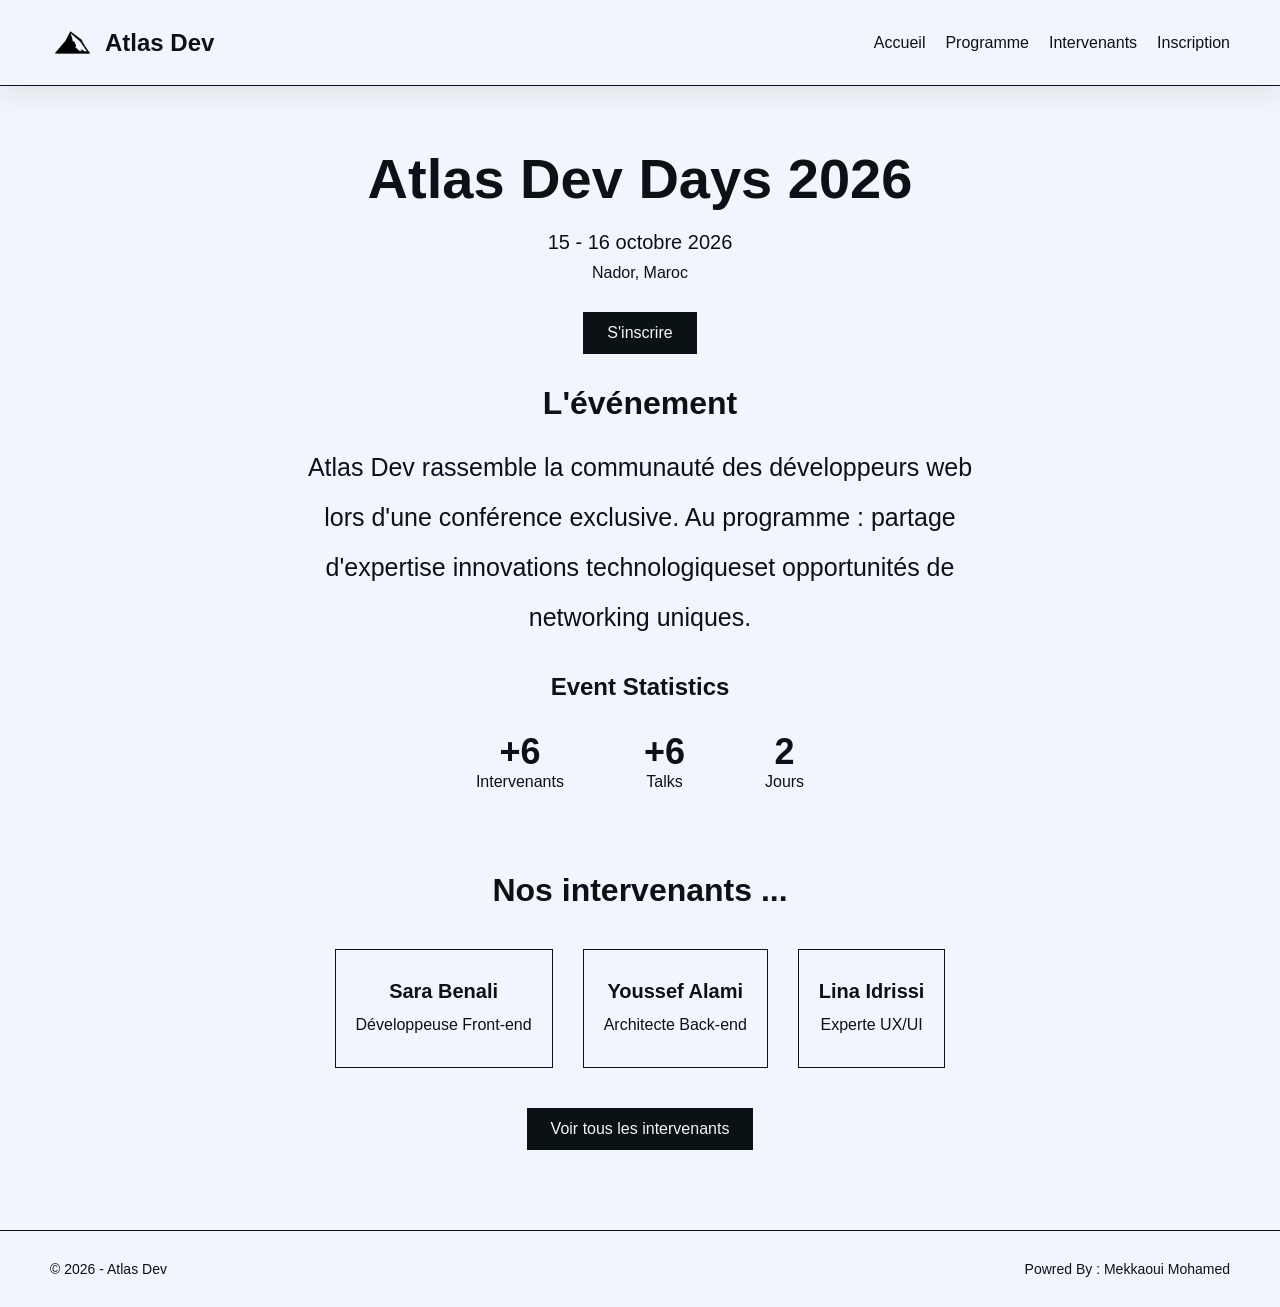
<file: index.html>
<!DOCTYPE html>
<html lang="fr">
  <head>
    <meta charset="UTF-8" >
    <meta name="viewport" content="width=device-width, initial-scale=1.0" >

    <title>Atlas Dev</title>

    <link rel="stylesheet" href="css/style.css" >
  </head>

  <body>
    <header>
      <nav>
        <div class="logo">
          <img src="assets/images/montagne.png" alt="logo imag" class="mountain-img" >
          <a href="index.html" class="logo-name"> Atlas Dev </a>
        </div>

        <ul>
          <li><a href="index.html">Accueil</a></li>
          <li><a href="programme.html">Programme</a></li>
          <li><a href="intervenants.html">Intervenants</a></li>
          <li><a href="inscription.html">Inscription</a></li>
        </ul>
      </nav>
    </header>

    <main class="maain-section">
      
        <section class="hero">
        <h1>Atlas Dev Days 2026</h1>
        <p class="date">15 - 16 octobre 2026</p>
        <p class="location">Nador, Maroc</p>
        <a href="inscription.html" class="btn">S'inscrire</a>
      </section>

      
      

      <section class="about">
        <h2>L'événement</h2>
        <p>
          Atlas Dev rassemble la communauté des développeurs web
          lors d'une conférence exclusive.
          Au programme : partage d'expertise
          innovations technologiqueset opportunités de networking
          uniques.
        </p>
      </section>
      <section class="stats">
        <h2>Event Statistics</h2>
        <div class="stats-container">
        <div class="stat">
          <span class="stat-number">+6</span>
          <span class="stat-label">Intervenants</span>
        </div>
        <div class="stat">
          <span class="stat-number">+6</span>
          <span class="stat-label">Talks</span>
        </div>
        <div class="stat">
          <span class="stat-number">2</span>
          <span class="stat-label">Jours</span>
        </div>
    </div>
      </section>

     

      
      <section class="speakers-preview">
        <h2>Nos intervenants ...</h2>

        <div class="speakers-container">
          <article class="speaker-card">
            <h3>Sara Benali</h3>
            <p>Développeuse Front-end</p>
          </article>

          <article class="speaker-card">
            <h3>Youssef Alami</h3>
            <p>Architecte Back-end</p>
          </article>

          <article class="speaker-card">
            <h3>Lina Idrissi</h3>
            <p>Experte UX/UI</p>
          </article>
        </div>

        <a href="intervenants.html" class="btn">Voir tous les intervenants</a>
      </section>
    </main>

    <footer>
      <p class="copy-right">&copy; 2026 - Atlas Dev</p>
      <p class="programer">Powred By : Mekkaoui Mohamed</p>
    </footer>
  </body>
</html>
</file>
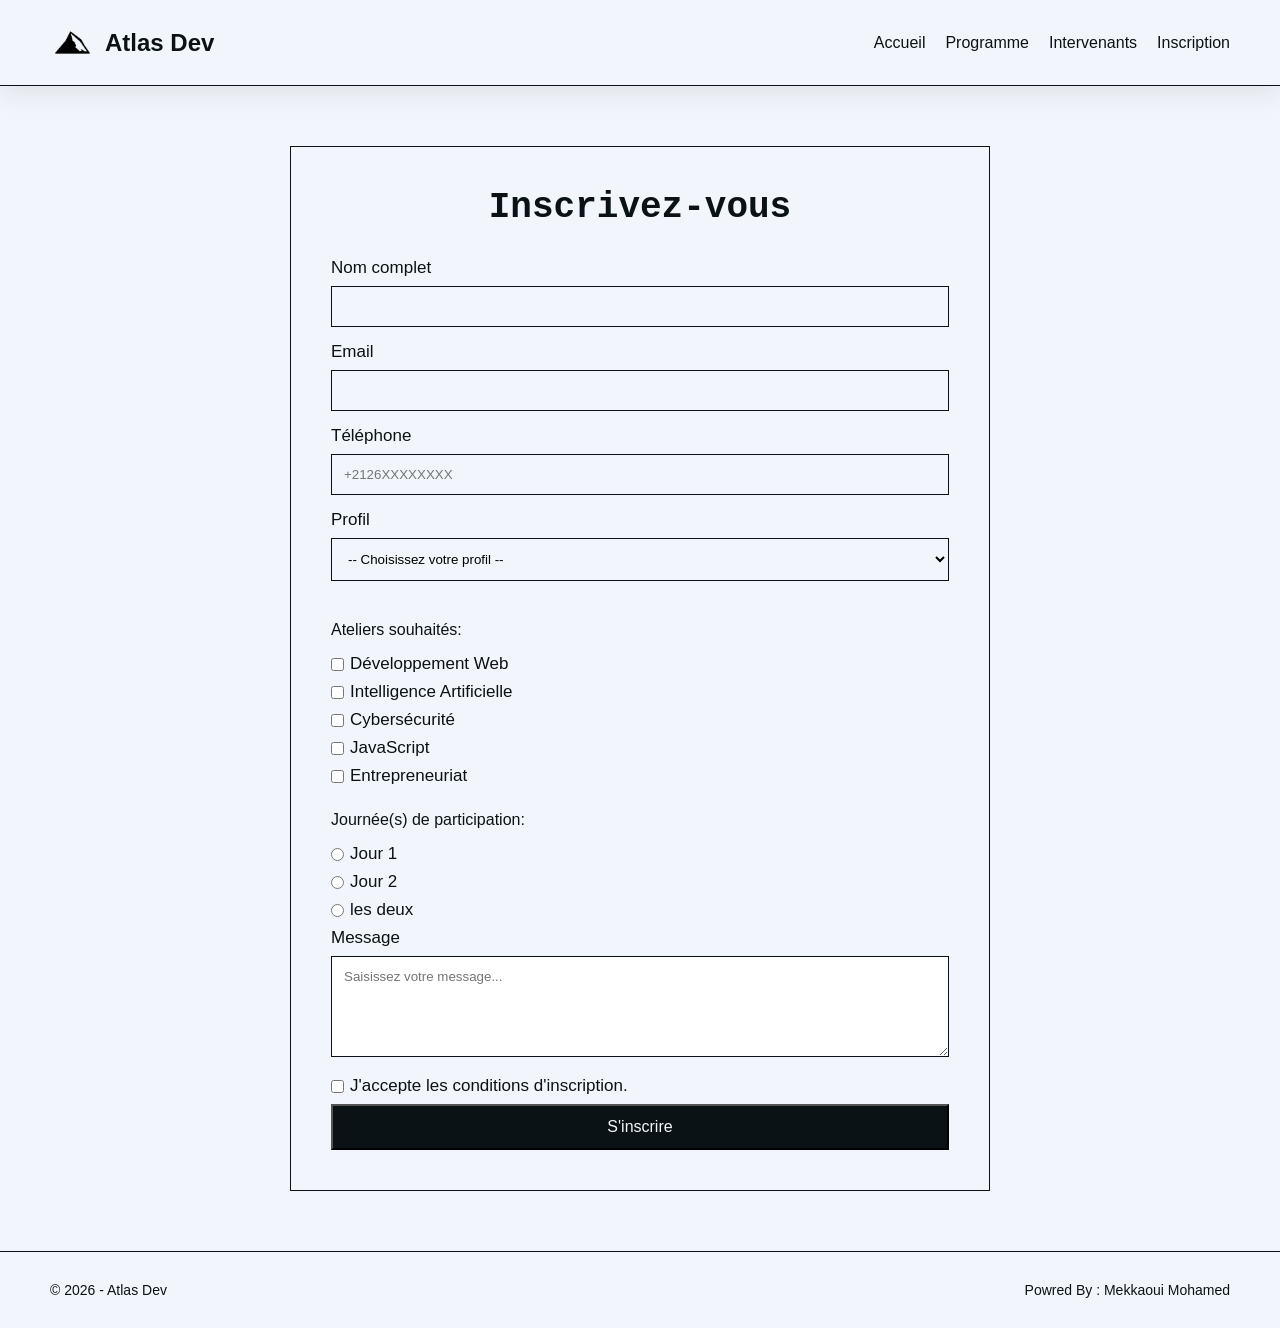
<file: inscription.html>
<!DOCTYPE html>
<html lang="en">
  <head>
    <meta charset="UTF-8">
    <meta name="viewport" content="width=device-width, initial-scale=1.0">
    <title>Inscription</title>
    <link rel="stylesheet" href="css/style.css">
  </head>
  <body>
    <header>
      <nav>
        <div class="logo">
          <img src="assets/images/montagne.png" alt="logo imag" class="mountain-img" >
          <a href="index.html" class="logo-name"> Atlas Dev </a>
        </div>

        <ul>
          <li><a href="index.html">Accueil</a></li>
          <li><a href="programme.html">Programme</a></li>
          <li><a href="intervenants.html">Intervenants</a></li>
          <li><a href="inscription.html">Inscription</a></li>
        </ul>
      </nav>
    </header>
    <main>
      <section class="form">
        <h1 class="form-title">Inscrivez-vous</h1>
        <form>
          <label for="nom">Nom complet</label>
          <input type="text" id="nom" name="nom" required minlength="3" >

          <label for="email">Email</label>
          <input type="email" id="email" name="email" required >

          <label for="telephone">Téléphone</label>
          <input
            type="tel"
            id="telephone"
            name="telephone"
            required
            pattern="^(\+212|0)[5-7][0-9]{8}$"
            placeholder="+2126XXXXXXXX"
          >

          <label for="profil">Profil</label>
          <select id="profil" name="profil" required>
            <option value="">-- Choisissez votre profil --</option>
            <option value="etudiant">Étudiant·e</option>
            <option value="developpeur">Développeur·se</option>
            <option value="autre">Autre</option>
          </select>

          <p>Ateliers souhaités:</p>

          <label>
            <input type="checkbox" name="ateliers" value="web" required >
            Développement Web
          </label>

          <label>
            <input type="checkbox" name="ateliers" value="ia" >
            Intelligence Artificielle
          </label>

          <label>
            <input type="checkbox" name="ateliers" value="cybersecurite" >
            Cybersécurité
          </label>

          <label>
            <input type="checkbox" name="ateliers" value="javascript" >
            JavaScript
          </label>

          <label>
            <input type="checkbox" name="ateliers" value="entrepreneuriat" >
            Entrepreneuriat
          </label>

          <p>Journée(s) de participation:</p>
          <label>
            <input type="radio" name="journee" value="jour1" required >
            Jour 1
          </label>
          <label>
            <input type="radio" name="journee" value="jour2" >
            Jour 2
          </label>
          <label>
            <input type="radio" name="journee" value="les-deux" >
            les deux
          </label>
          <label for="message">Message</label>
          <textarea
            id="message"
            name="message"
            rows="5"
            placeholder="Saisissez votre message..."
          ></textarea>

          <label>
            <input type="checkbox" name="consentement" required >
            J'accepte les conditions d'inscription.
          </label>
          <button class="btn-inscription" type="submit">S'inscrire</button>
        </form>
      </section>
    </main>
      <footer>
      <p class="copy-right">&copy; 2026 - Atlas Dev</p>
      <p class="programer">Powred By : Mekkaoui Mohamed</p>
    </footer>
  </body>
</html>
</file>
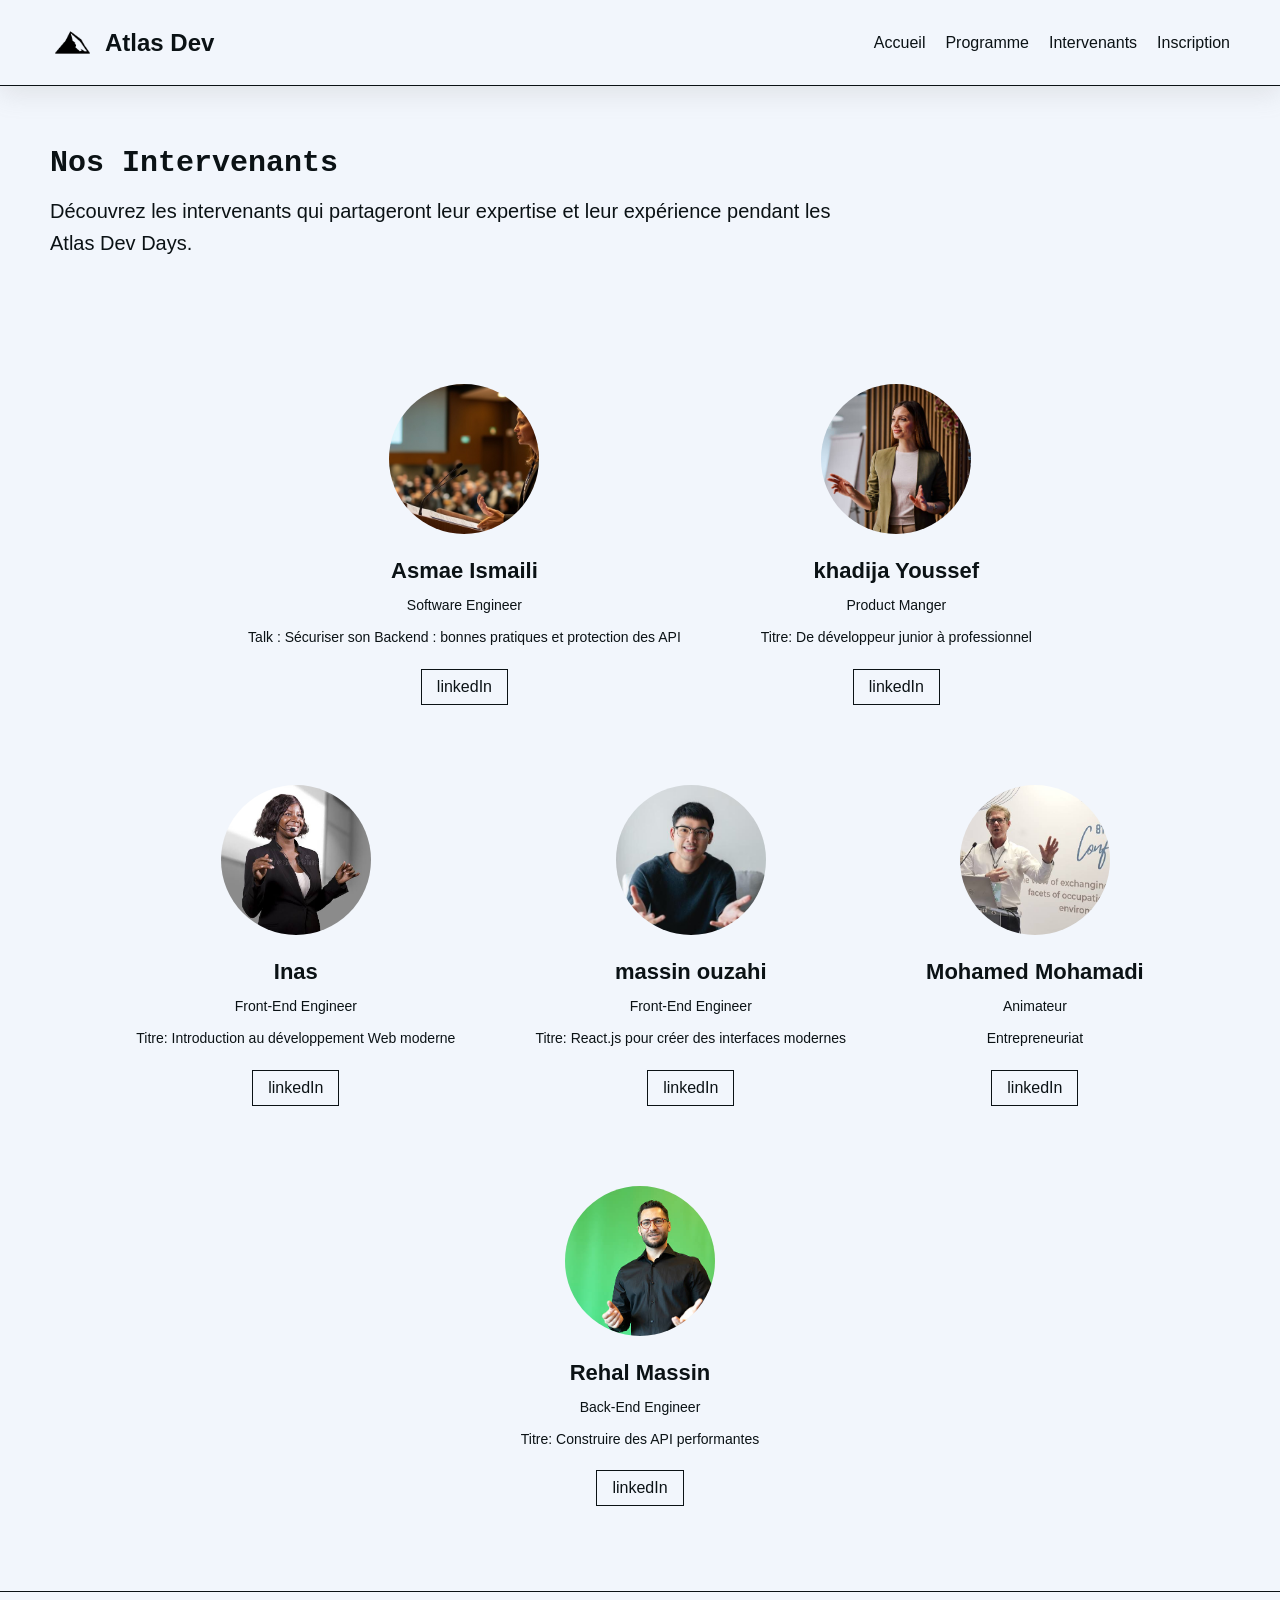
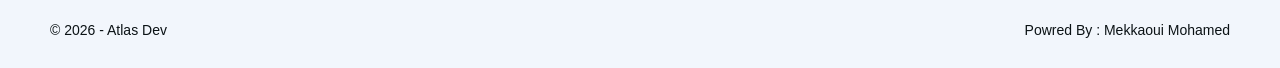
<file: intervenants.html>
<!doctype html>
<html lang="en">
  <head>
    <meta charset="UTF-8" />
    <meta name="viewport" content="width=device-width, initial-scale=1.0" />
    <title>Intervenant</title>
    <link rel="stylesheet" href="css/style.css" />
  </head>
  <body>
    <header>
      <nav>
        <div class="logo">
          <img
            src="assets/images/montagne.png"
            alt="logo imag"
            class="mountain-img"
          />
          <a href="index.html" class="logo-name"> Atlas Dev </a>
        </div>

        <ul>
          <li><a href="index.html">Accueil</a></li>
          <li><a href="programme.html">Programme</a></li>
          <li><a href="intervenants.html">Intervenants</a></li>
          <li><a href="inscription.html">Inscription</a></li>
        </ul>
      </nav>
    </header>

    <main>
      <section class="intervenants-intro">
        <h1 class="intervenants-title">Nos Intervenants</h1>
        <p class="intervenants-description">
          Découvrez les intervenants qui partageront leur expertise et leur
          expérience pendant les Atlas Dev Days.
        </p>
      </section>
      <section class="intervenants-container">
        <article class="intervenant-card">
          <img src="assets/images/AsmaeIsmaili.jpg" alt="Intervenant Asmae ismaili" />

          <h2>Asmae Ismaili</h2>
          <p>Software Engineer</p>
          <p>
            Talk : Sécuriser son Backend : bonnes pratiques et protection des
            API
          </p>
          <a href="https://www.linkedin.com/" target="_blank" rel="noopener noreferrer"> linkedIn </a>
        </article>
        <article class="intervenant-card">
          <img src="assets/images/khadijayoussef.jpg" alt="Intervenant khadija Youssef" />

          <h2>khadija Youssef</h2>
          <p>Product Manger</p>
          <p>Titre: De développeur junior à professionnel</p>
          <a href="https://www.linkedin.com/" target="_blank" rel="noopener noreferrer"> linkedIn </a>
        </article>
        <article class="intervenant-card">
          <img src="assets/images/Inas.jpg" alt="Intervenant Inas" />

          <h2>Inas</h2>
          <p>Front-End Engineer</p>
          <p>Titre: Introduction au développement Web moderne</p>
          <a href="https://www.linkedin.com/" target="_blank" rel="noopener noreferrer"> linkedIn </a>
        </article>
        <article class="intervenant-card">
          <img src="assets/images/massingozahi.jpg" alt="Intervenant massin ouzahi" />

          <h2>massin ouzahi</h2>
          <p>Front-End Engineer</p>
          <p>Titre: React.js pour créer des interfaces modernes</p>
          <a href="https://www.linkedin.com/" target="_blank" rel="noopener noreferrer"> linkedIn </a>
        </article>
        <article class="intervenant-card">
          <img src="assets/images/MohamedMohamadi.jpg" alt="Intervenant Mohamed Mohamadi"/>

          <h2>Mohamed Mohamadi</h2>
          <p>Animateur</p>
          <p>Entrepreneuriat</p>
          <a href="https://www.linkedin.com/" target="_blank" rel="noopener noreferrer"> linkedIn </a>
        </article>
        <article class="intervenant-card">
          <img src="assets/images/RehalMassin.jpg" alt="Intervenant rehal massin " />

          <h2>Rehal Massin</h2>
          <p>Back-End Engineer</p>
          <p>Titre: Construire des API performantes</p>
          <a href="https://www.linkedin.com/" target="_blank" rel="noopener noreferrer"> linkedIn </a>
        </article>
      </section>
    </main>
    <footer>
      <p class="copy-right">&copy; 2026 - Atlas Dev</p>
      <p class="programer">Powred By : Mekkaoui Mohamed</p>
    </footer>
  </body>
</html>
</file>
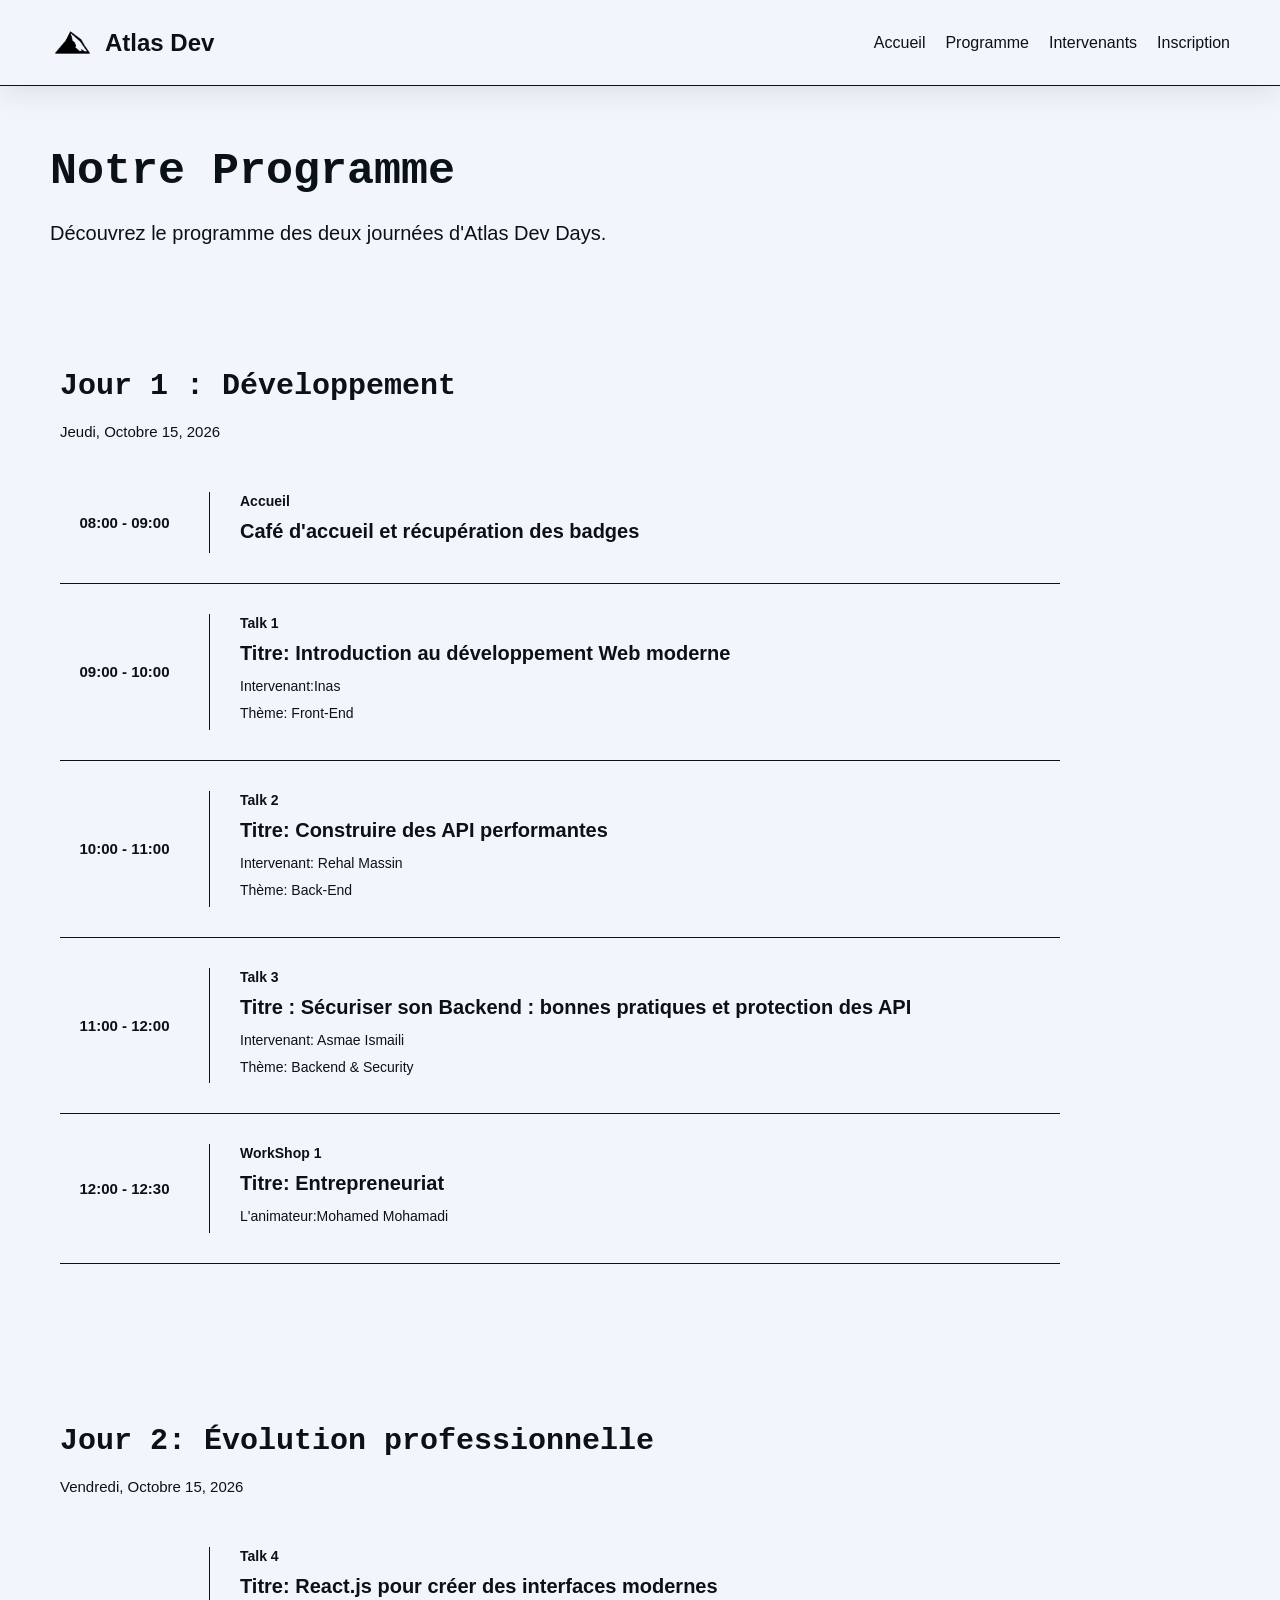
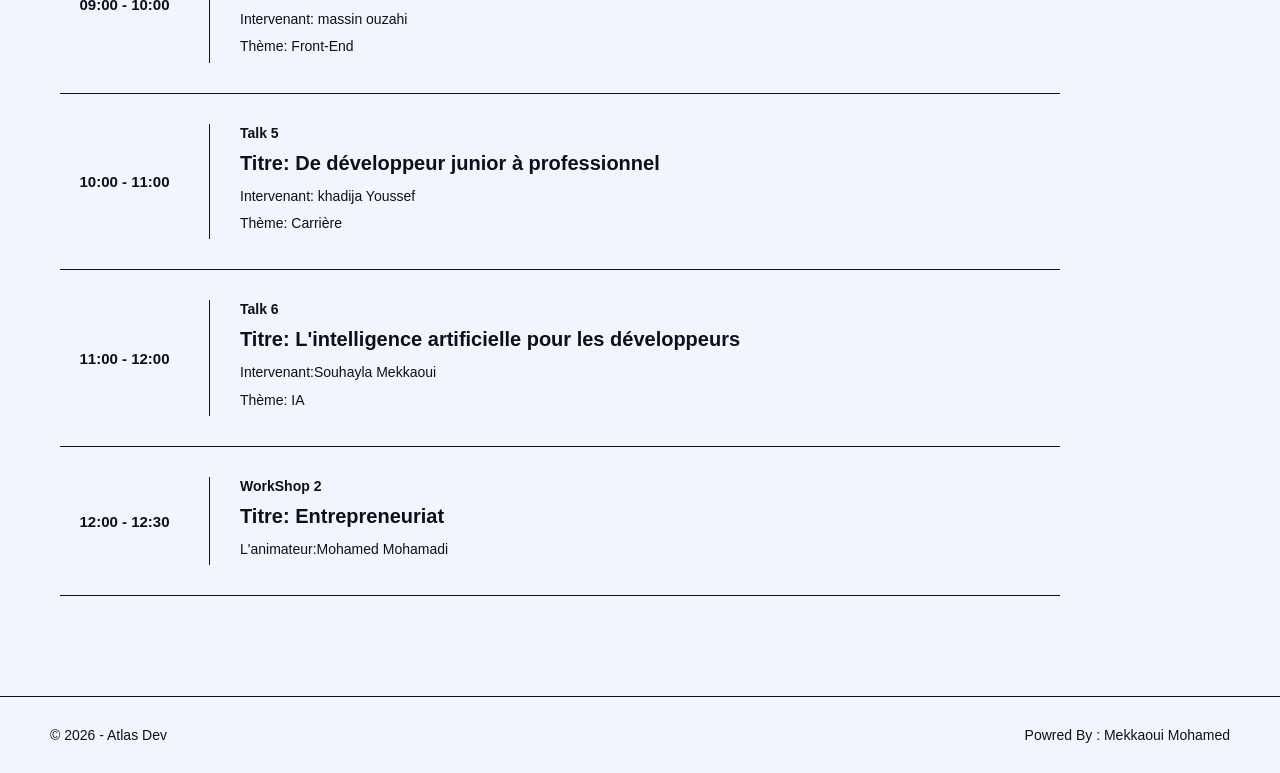
<file: programme.html>
<!doctype html>
<html lang="en">
  <head>
    <meta charset="UTF-8">
    <meta name="viewport" content="width=device-width, initial-scale=1.0">
    <title>programme</title>
    <link rel="stylesheet" href="css/style.css" >
  </head>
  <body>
    <header>
      <nav>
        <div class="logo">
          <img
            src="assets/images/montagne.png"
            alt="logo imag"
            class="mountain-img"
          />
          <a href="index.html" class="logo-name"> Atlas Dev </a>
        </div>

        <ul>
          <li><a href="index.html">Accueil</a></li>
          <li><a href="programme.html">Programme</a></li>
          <li><a href="intervenants.html">Intervenants</a></li>
          <li><a href="inscription.html">Inscription</a></li>
        </ul>
      </nav>
    </header>
    <main>
      <section class="programe-intro">
        <h1 class="programe-title">Notre Programme</h1>
        <p class="programe-description">
          Découvrez le programme des deux journées d'Atlas Dev Days.
        </p>
      </section>

      <section class="programe-day">
        <h2>Jour 1 : Développement</h2>
        <p class="day-date">
          <time datetime="2026-10-15">Jeudi, Octobre 15, 2026</time>
        </p>
        <div class="programe-items">
          <article class="programe-item">
            <time datetime="2026-10-15T08:00"> 08:00 - 09:00</time>

           
            <div>
                 <span>Accueil</span>
              <h3>Café d'accueil et récupération des badges</h3>
            </div>
          </article>

          <article class="programe-item">
            <time datetime="2026-10-15T09:00"> 09:00 - 10:00</time>
            

            <div>
                <span>Talk 1</span>
              <h3>Titre: Introduction au développement Web moderne</h3>
              <p>Intervenant:Inas</p>
              <p>Thème: Front-End</p>
            </div>
          </article>

          <article class="programe-item">
            <time datetime="2026-10-15T10:00"> 10:00 - 11:00</time>

            
            <div>
                <span>Talk 2</span>
              <h3>Titre: Construire des API performantes</h3>
              <p>Intervenant: Rehal Massin</p>
              <p>Thème: Back-End</p>
            </div>
          </article>

          <article class="programe-item">
            <time datetime="2026-10-15T11:00"> 11:00 - 12:00</time>

            <div>
                <span>Talk 3</span>
              <h3>
                Titre : Sécuriser son Backend : bonnes pratiques et protection
                des API
              </h3>
              <p>Intervenant: Asmae Ismaili</p>
              <p>Thème: Backend & Security</p>
            </div>
          </article>
          <article class="programe-item">
            <time datetime="2026-10-15T12:00"> 12:00 - 12:30</time>

            
            <div>
                <span>WorkShop 1</span>
              <h3>Titre: Entrepreneuriat</h3>
              <p>L'animateur:Mohamed Mohamadi</p>
            </div>
          </article>
        </div>
      </section>
      <section class="programe-day">
        <h2>Jour 2: Évolution professionnelle</h2>
        <p class="day-date">
          <time datetime="2026-10-16">Vendredi, Octobre 15, 2026</time>
        </p>
        <div class="programe-items">
          <article class="programe-item">
            <time datetime="2026-10-16T09:00"> 09:00 - 10:00</time>

            
            <div>
                <span>Talk 4</span>
              <h3>Titre: React.js pour créer des interfaces modernes</h3>
              <p>Intervenant: massin ouzahi</p>
              <p>Thème: Front-End</p>
            </div>
          </article>
          <article class="programe-item">
            <time datetime="2026-10-16T10:00"> 10:00 - 11:00</time>

            
            <div>
                <span>Talk 5</span>
              <h3>Titre: De développeur junior à professionnel</h3>
              <p>Intervenant: khadija Youssef</p>
              <p>Thème: Carrière</p>
            </div>
          </article>
          <article class="programe-item">
            <time datetime="2026-10-16T11:00"> 11:00 - 12:00</time>

            
            <div>
                <span>Talk 6</span>
              <h3>Titre: L'intelligence artificielle pour les développeurs</h3>
              <p>Intervenant:Souhayla Mekkaoui</p>
              <p>Thème: IA</p>
            </div>
          </article>
          <article class="programe-item">
            <time datetime="2026-10-16T12:00"> 12:00 - 12:30</time>

           
            <div>
                 <span>WorkShop 2</span>
              <h3>Titre: Entrepreneuriat</h3>
              <p>L'animateur:Mohamed Mohamadi</p>
            </div>
          </article>
        </div>
      </section>
    </main>
    <footer>
      <p class="copy-right">&copy; 2026 - Atlas Dev</p>
      <p class="programer">Powred By : Mekkaoui Mohamed</p>
    </footer>
  </body>
</html>
</file>
<file: css/style.css>
:root {
  --black: #0b1215;
  --white: #f2f6fc;
}
* {
  margin: 0;
  padding: 0;
  box-sizing: border-box;
}
body {
  font-family: Arial, sans-serif;
  background-color: var(--white);
  color: var(--black);
}
header {
  position: sticky;
  top: 0;
  z-index: 1000;
  padding: 20px 50px;
  border-bottom: 1px solid var(--black);
  background-color: var(--white);
  box-shadow: 0px 8px 24px rgba(149, 149, 149, 0.2);
}
nav {
  display: flex;
  justify-content: space-between;
  align-items: center;
}
.logo {
  display: flex;
  align-items: center;
  gap: 10px;
}
.logo-name {
  font-size: 24px;
  font-weight: bold;
  color: var(--black);
  text-decoration: none;
}
.mountain-img {
  width: 45px;
  height: 45px;
  object-fit: contain;
}
nav ul {
  display: flex;
  gap: 20px;
  list-style: none;
}
nav a {
  color: var(--black);
  text-decoration: none;
}
nav a:hover {
  text-decoration: underline;
}
.hero {
  padding: 60px 50px 1px;
  text-align: center;
}
.hero h1 {
  font-size: 56px;
  font-weight: bold;
  margin-bottom: 20px;
}
.hero .date {
  font-size: 20px;
  margin-bottom: 10px;
}
.hero .location {
  margin-bottom: 30px;
}
.btn {
  display: inline-block;
  background-color: var(--black);
  color: var(--white);
  padding: 12px 24px;
  text-decoration: none;
  /* cursor: pointer; */
}
.btn:hover {
  background-color: var(--white);
  color: var(--black);
  border: 1px solid var(--black);
}
.stats {
  text-align: center;
  padding: 30px 40px 1px;
}
.stats-container {
  display: flex;
  justify-content: center;
  gap: 80px;
  margin-top: 30px;
}
.stat {
  display: flex;
  flex-direction: column;
  align-items: center;
}
.stat-number {
  font-size: 36px;
  font-weight: bold;
}
.stat-label {
  font-size: 16px;
}
.about {
  padding: 30px 50px 1px;
  text-align: center;
}
.about h2 {
  font-size: 32px;
  margin-bottom: 20px;
  /* text-decoration: underline; */
}
.about p {
  max-width: 700px;
  margin: 0 auto;
  line-height: 2;
  font-size: 25px;
}
.speakers-preview {
  padding: 80px 50px;
  text-align: center;
}
.speakers-preview h2 {
  font-size: 32px;
  margin-bottom: 40px;
}
.speakers-container {
  display: flex;
  justify-content: center;
  gap: 30px;
  max-width: 1000px;
  margin: 0 auto 40px;
}
.speaker-card {
  border: 1px solid var(--black);
  padding: 30px 20px;
}
/* .speaker-card:hover{
        border: 1px solid var(--black);

} */
.speaker-card h3 {
  font-size: 20px;
  margin-bottom: 10px;
}
.speaker-card p {
  line-height: 1.5;
}
footer {
  display: flex;
  justify-content: space-between;
  align-items: center;
  padding: 30px 50px;
  border-top: 1px solid var(--black);
}
footer p {
  font-size: 14px;
}

/*programme*/
.programe-intro {
  padding: 60px 50px;
}
.programe-title {
  font-size: 45px;
  font-family: "Courier New", Courier, monospace;
  margin-bottom: 20px;
}
.programe-description {
  font-size: 20px;
  line-height: 1.6;
}
.programe-day {
  padding: 60px 60px;
  margin-bottom: 40px;
}
.programe-day h2 {
  font-size: 30px;
  font-family: "Courier New", Courier, monospace;
  margin-bottom: 20px;
}
.day-date {
  font-size: 15px;
  margin-bottom: 22px;
}

.programe-items {
  display: flex;
  flex-direction: column;
}
.programe-item {
  display: flex;
  gap: 30px;
  padding: 30px 0;
  border-bottom: 1px solid var(--black);
  max-width: 1000px;
  width: 100%;
}
.programe-item > time {
  flex: 0 0 150px;
  border-right: 1px solid var(--black);
  padding-right: 20px;
  font-size: 15px;
  font-weight: bold;
  display: flex;
  align-items: center;
  justify-content: center;
  text-align: center;
}
.programe-item > div {
  flex: 1;
  min-width: 0;
}
.programe-item h3 {
  font-size: 20px;
  margin: 10px 0;
}
.programe-item p {
  font-size: 14px;
  margin: 5px 0;
  line-height: 1.6;
}
.programe-item span {
  font-size: 14px;
  font-weight: bold;
}
/* inscription*/

.form {
  max-width: 700px;
  margin: 60px auto;
  padding: 40px;
  border: 1px solid var(--black);
}
.form-title {
  font-family: "Courier New", Courier, monospace;
  font-size: 36px;
  margin-bottom: 30px;
  display: flex;
  justify-content: center;
  text-align: center;
  align-items: center;
}
.form label {
  display: block;
  margin-bottom: 8px;
  font-size: 17px;
}
.form input[type="text"],
.form input[type="email"],
.form input[type="tel"] {
  width: 100%;
  padding: 12px;
  border: 1px solid var(--black);
  background-color: var(--white);
}
.form select {
  width: 100%;
  padding: 12px;
  border: 1px solid var(--black);
  background-color: var(--white);
  margin-bottom: 8px;
}
.form form > p {
  font-size: bold;
  margin: 25px 0 15px;
}
.form label:has(input[type="checkbox"]),
.form label:has(input[type="radio"]) {
  display: flex;
  align-items: center;
  gap: 6px;
}
.form textarea {
  width: 100%;
  padding: 12px;
  border: 1px solid var(--black);
  font-family: Arial, sans-serif;
  resize: vertical;
}
.btn-inscription {
  width: 100%;
  padding: 12px;
  background-color: var(--black);
  color: var(--white);
  cursor: pointer;
  font-size: 16px;
}
.btn-inscription:hover {
  background-color: var(--white);
  color: var(--black);
}
.form input[type="text"],
.form input[type="email"],
.form input[type="tel"],
.form select,
.form textarea {
  margin-bottom: 15px;
}
/* Intervenants*/

.intervenants-intro {
  padding: 60px 50px;
}
.intervenants-title {
  font-family: "Courier New", Courier, monospace;
  font-size: 30px;
  margin-bottom: 15px;
}
.intervenants-description {
  font-size: 20px;
  line-height: 1.6;
  max-width: 800px;
}
.intervenants-container {
  display: flex;
  flex-wrap: wrap;
  justify-content: center;
  gap: 30px;
  padding: 40px 50px 60px;
}
.intervenant-card {
  width: 320;
  padding: 25px;
  text-align: center;
}
.intervenant-card h2 {
  font-family: "Inter", "Segoe UI", Roboto, Arial, sans-serif;
  font-size: 22px;
  margin-bottom: 10px;
}
.intervenant-card p {
  font-size: 14px;
  line-height: 1.6;
  margin-bottom: 10px;
}
.intervenant-card a {
  text-decoration: none;
  display: inline-block;
  margin-top: 10px;
  padding: 8px 15px;
  border: 1px solid var(--black);
  justify-content: center;
  color: var(--black);
}
.intervenant-card img {
  width: 150px;
  height: 150px;
  object-fit: cover;
  border-radius: 50%;
  margin-bottom: 20px;
}
@media (max-width: 768px) {
  /*index*/
  nav {
    flex-direction: column;
    gap: 20px;
  }
  nav ul {
    gap: 15px;
  }
  .hero h1 {
    font-size: 36px;
  }
  .hero {
    padding: 60px 20px 80px;
  }
  .stats-container {
    gap: 30px;
  }
  .stat-number {
    font-size: 30px;
  }
  .about {
    padding: 60px 20px;
  }
  .speakers-container {
    flex-direction: column;
  }
  .speaker-card {
    width: 100%;
    max-width: 350px;
    margin: 0 auto;
  }
  footer {
    flex-direction: column;
    gap: 10px;
    padding: 30px 20px;
  }
  /*programme */
  header {
    padding: 20px;
  }
  .programe-intro {
    padding: 40px 20px;
  }
  .programe-title {
    font-size: 30px;
  }
  .programe-description {
    font-size: 16px;
  }
  .programe-day {
    padding: 40px 20px;
  }
  .programe-day h2 {
    font-size: 24px;
  }
  .day-date {
    font-size: 24px;
  }
  .programe-item {
    gap: 15px;
    padding: 25px 0;
  }
  .programe-item > time {
    flex: 0 0 150px;
    padding-right: 13px;
    font-size: 12px;
  }
  .programe-item h3 {
    font-size: 17px;
  }
  .programe-item p {
    font-size: 13px;
  }
  .programe-item span {
    font-size: 11px;
  }
  /* inscription*/

  .form {
    border: none;
    margin: 30px 20px;
    padding: 20px 20px;
  }
  .form-title {
    font-size: 28px;
  }
  .form input[type="text"],
  .form input[type="email"],
  .form input[type="tel"],
  .form select,
  .form textarea {
    width: 100%;
    max-width: 100%;
  }
  .form label:has(input[type="checkbox"]),
  .form label:has(input[type="radio"]) {
    gap: 8px;
  }

  .btn-inscription {
    width: 100%;
  }
  /*intervenants*/
  .intervenants-intro{
    padding: 40px 20px;
  }
  .intervenants-title{
    font-size: 32px;
  }
  .intervenants-description{
    font-size: 15px;
  }
  .intervenants-container{
    padding: 20px;
    gap: 20px;
  }
  .intervenant-card{
    width: 100%;
    max-width: 320px;
  }
}
</file>
